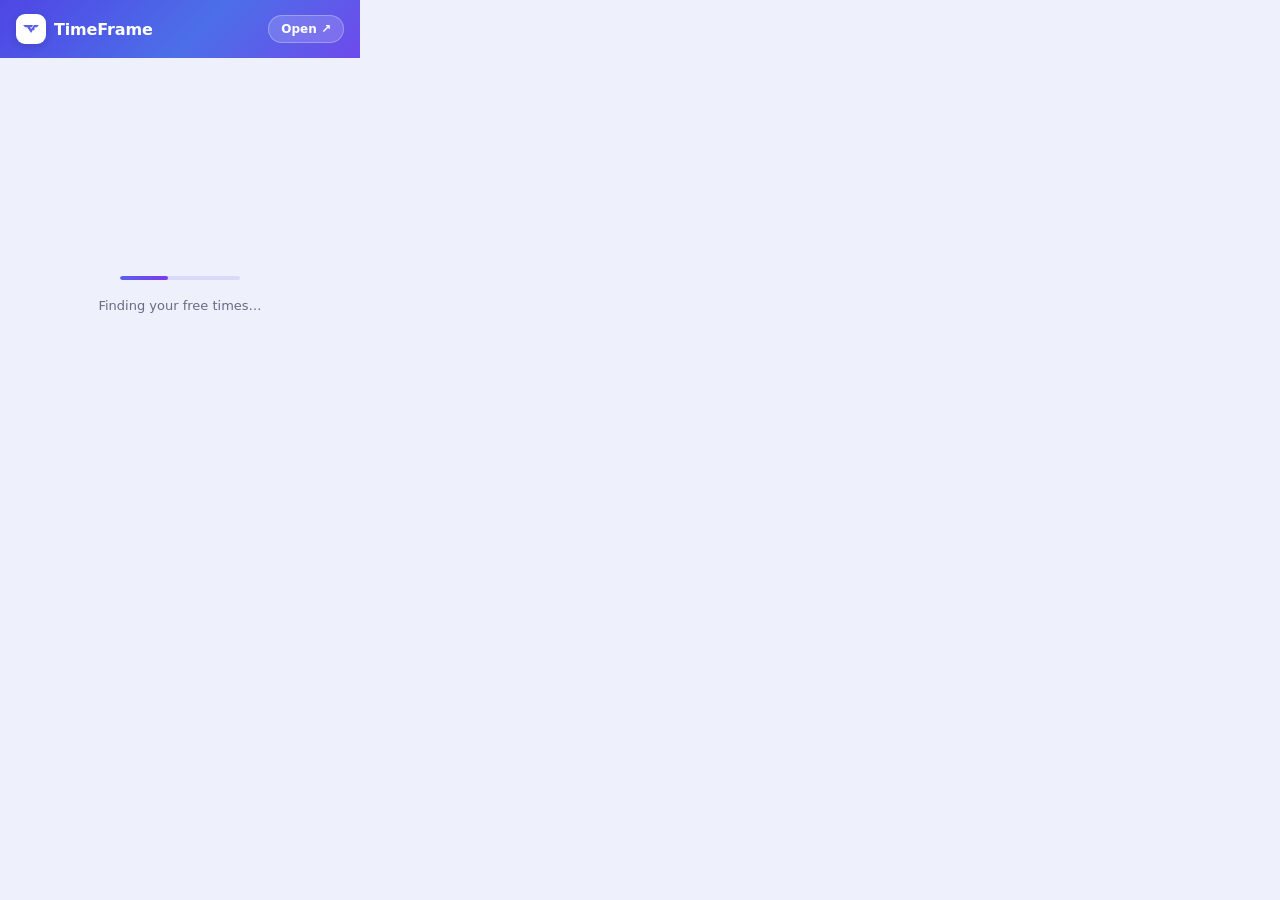
<file: extension/popup.html>
<!doctype html>
<html lang="en">
  <head>
    <meta charset="utf-8" />
    <title>TimeFrame</title>
    <link rel="stylesheet" href="popup.css" />
  </head>
  <body>
    <header class="top">
      <div class="logo"><span class="logo-tile"><img src="icons/logo.svg" alt="" /></span><span>TimeFrame</span></div>
      <button id="open" class="ghost" title="Open TimeFrame">Open ↗</button>
    </header>

    <div id="loading" class="loading" role="status" aria-label="Loading">
      <svg class="tf-mark" viewBox="0 0 64 64" aria-hidden="true"><polygon pathLength="1" points="1.28,16.73 39.82,16.73 35.45,24.73 28.00,24.73 32.55,32.36 38.18,24.73 43.27,16.73 62.72,16.73 54.90,24.73 46.72,24.73 44.18,31.09 48.54,31.09 42.54,36.54 38.36,36.91 32.36,47.27 17.28,24.73 9.28,24.73"/></svg>
      <div class="tf-bar"><span></span></div>
      <p>Finding your free times…</p>
    </div>

    <section id="signed-out" hidden>
      <div class="hero">
        <h1>Find a time that works for everyone.</h1>
        <p>Sign in with the same account as timeframecalender.com.</p>
      </div>
      <div class="card">
      <button id="google" class="provider">
        <svg viewBox="0 0 48 48" aria-hidden="true"><path fill="#EA4335" d="M24 9.5c3.54 0 6.71 1.22 9.21 3.6l6.85-6.85C35.9 2.38 30.47 0 24 0 14.62 0 6.51 5.38 2.56 13.22l7.98 6.19C12.43 13.72 17.74 9.5 24 9.5z"/><path fill="#4285F4" d="M46.98 24.55c0-1.57-.15-3.09-.38-4.55H24v9.02h12.94c-.58 2.96-2.26 5.48-4.78 7.18l7.73 6c4.51-4.18 7.09-10.36 7.09-17.65z"/><path fill="#FBBC05" d="M10.53 28.59c-.48-1.45-.76-2.99-.76-4.59s.27-3.14.76-4.59l-7.98-6.19C.92 16.46 0 20.12 0 24c0 3.88.92 7.54 2.56 10.78l7.97-6.19z"/><path fill="#34A853" d="M24 48c6.48 0 11.93-2.13 15.89-5.81l-7.73-6c-2.15 1.45-4.92 2.3-8.16 2.3-6.26 0-11.57-4.22-13.47-9.91l-7.98 6.19C6.51 42.62 14.62 48 24 48z"/></svg>
        <span>Continue with Google</span>
      </button>
      <div class="divider"><span>or</span></div>
      <form id="email-form">
        <input id="email" type="email" placeholder="Email" autocomplete="username" required />
        <input id="password" type="password" placeholder="Password" autocomplete="current-password" required />
        <label class="remember"><input id="remember" type="checkbox" checked /> Keep me signed in</label>
        <button id="email-submit" class="primary" type="submit">Sign in</button>
      </form>
      <p id="signin-error" class="error small"></p>
      <p class="muted small more">Apple Calendar, Notion or a new account? <button id="signin" class="link small">Use the website</button></p>
      </div>
    </section>

    <section id="need-pro" hidden>
      <span class="pro-pill">PRO</span>
      <h1>The extension is part of TimeFrame Pro</h1>
      <p class="muted small">Pro adds the toolbar calendar and creating groups. Start a free trial, or use a coupon, on the website.</p>
      <button id="go-pro" class="primary">See TimeFrame Pro</button>
      <footer class="foot">
        <span id="who-free" class="muted small"></span>
        <button id="signout-free" class="link small">Sign out</button>
      </footer>
    </section>

    <section id="signed-in" hidden>
      <div class="row">
        <select id="group" aria-label="Whose calendars"></select>
        <button id="copy-link" class="ghost small" hidden>Copy group link</button>
      </div>
      <div class="card cal-card">
      <div class="week-nav">
        <button id="prev-week" class="ghost icon" aria-label="Previous week">&#8249;</button>
        <span id="week-label">Next 7 days</span>
        <button id="next-week" class="ghost icon" aria-label="Next week">&#8250;</button>
      </div>
      <div id="cal" class="cal"></div>
      <div id="legend" class="legend"></div>
      </div>
      <div id="pick" class="pick" hidden>
        <div><div id="pick-badge" class="badge"></div><div id="pick-when" class="pick-when"></div></div>
        <button id="pick-copy" class="ghost">Copy</button>
      </div>
      <p id="status" class="muted small"></p>
      <footer class="foot">
        <span id="who" class="muted small"></span>
        <button id="signout" class="link small">Sign out</button>
      </footer>
    </section>

    <script src="popup.js"></script>
  </body>
</html>
</file>
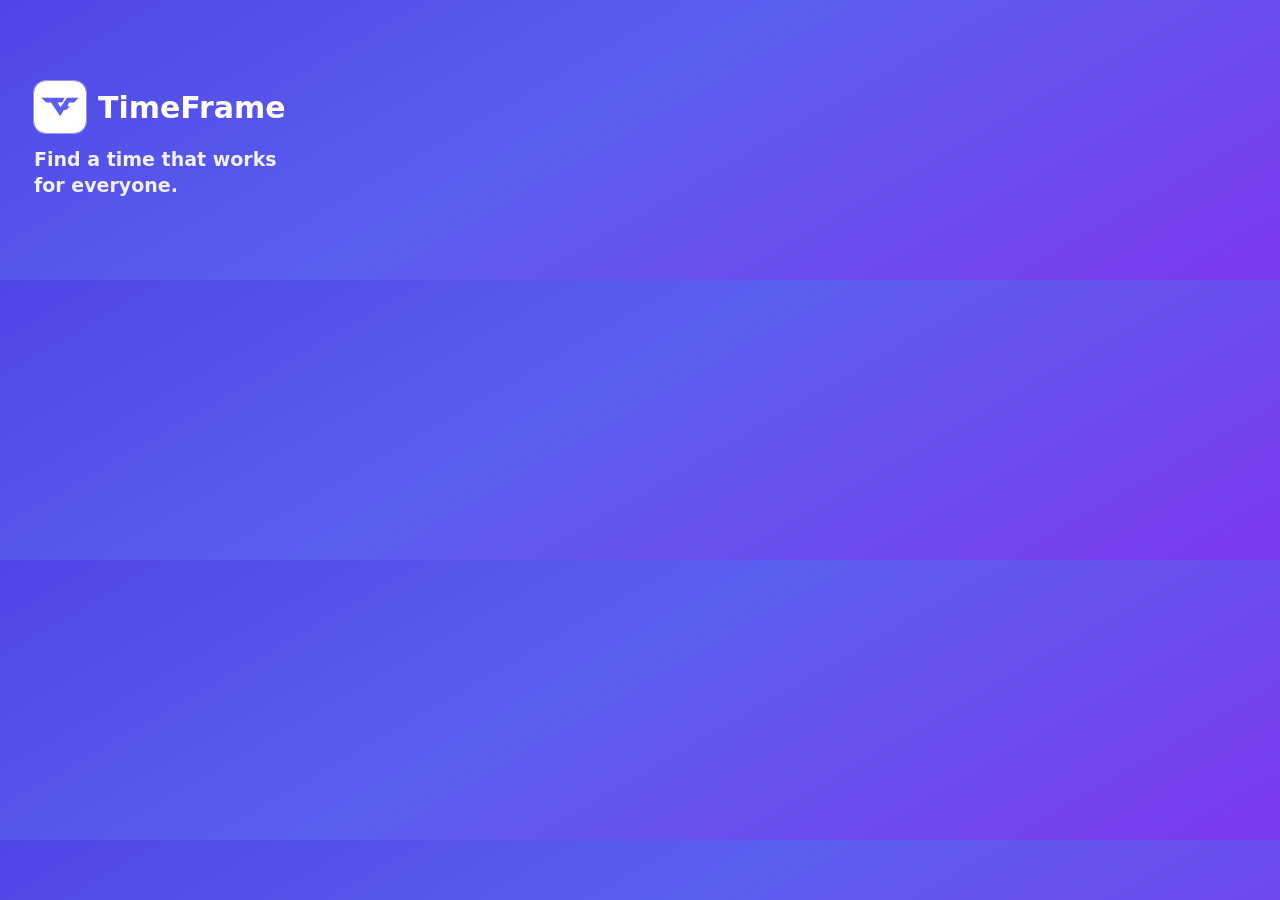
<file: store/tile.html>
<!doctype html><html><head><meta charset="utf-8"><style>
body{margin:0;width:440px;height:280px;overflow:hidden;font-family:Inter,system-ui,"Segoe UI",sans-serif;color:#fff;
 background:linear-gradient(150deg,#4f46e5 0%,#5b5ff0 45%,#7c3aed 100%);display:flex;flex-direction:column;justify-content:center;padding:0 34px;box-sizing:border-box}
.logo{display:flex;align-items:center;gap:12px;font-weight:800;font-size:30px;margin-bottom:14px}
.logo img{width:52px;height:52px;border-radius:12px;box-shadow:0 0 0 1px rgba(255,255,255,.4)}
p{margin:0;font-size:19px;line-height:1.35;opacity:.92;font-weight:600}
</style></head><body><div class="logo"><img src="logo.svg"><span>TimeFrame</span></div>
<p>Find a time that works<br>for everyone.</p></body></html>
</file>
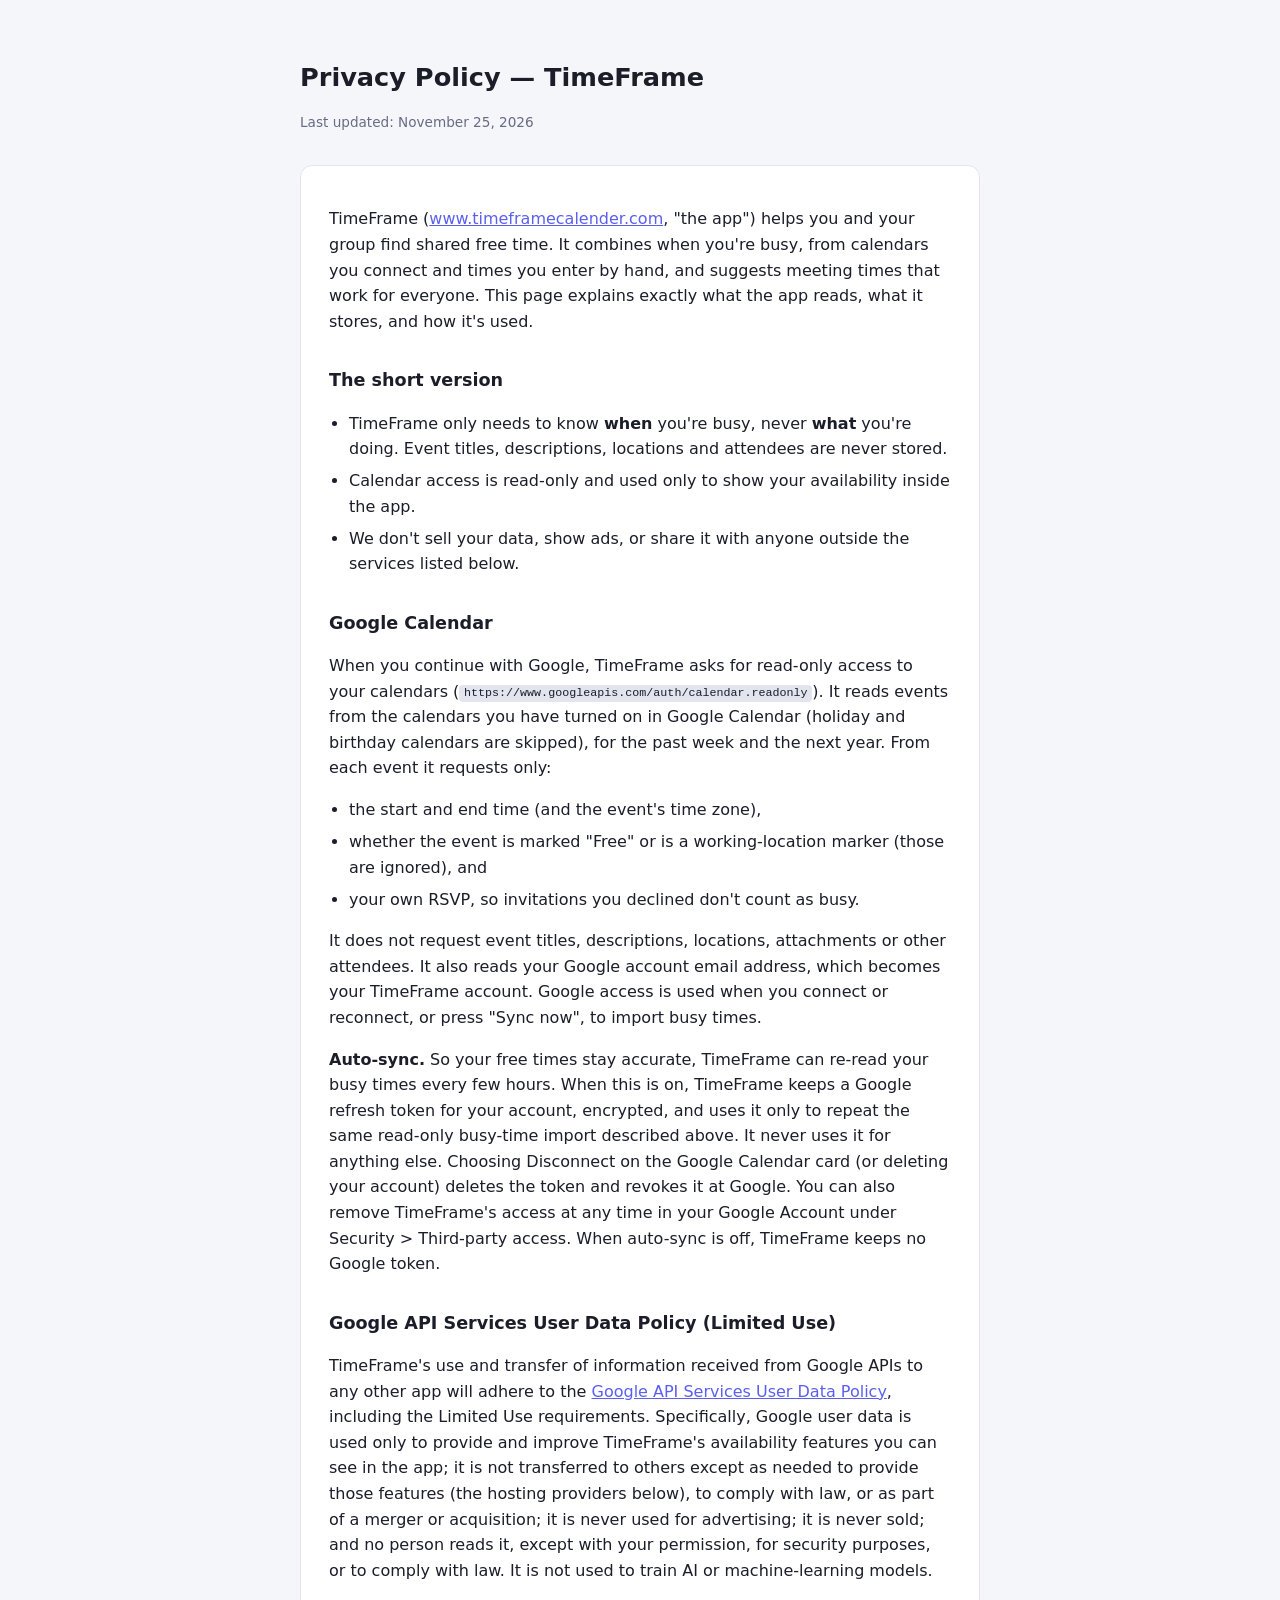
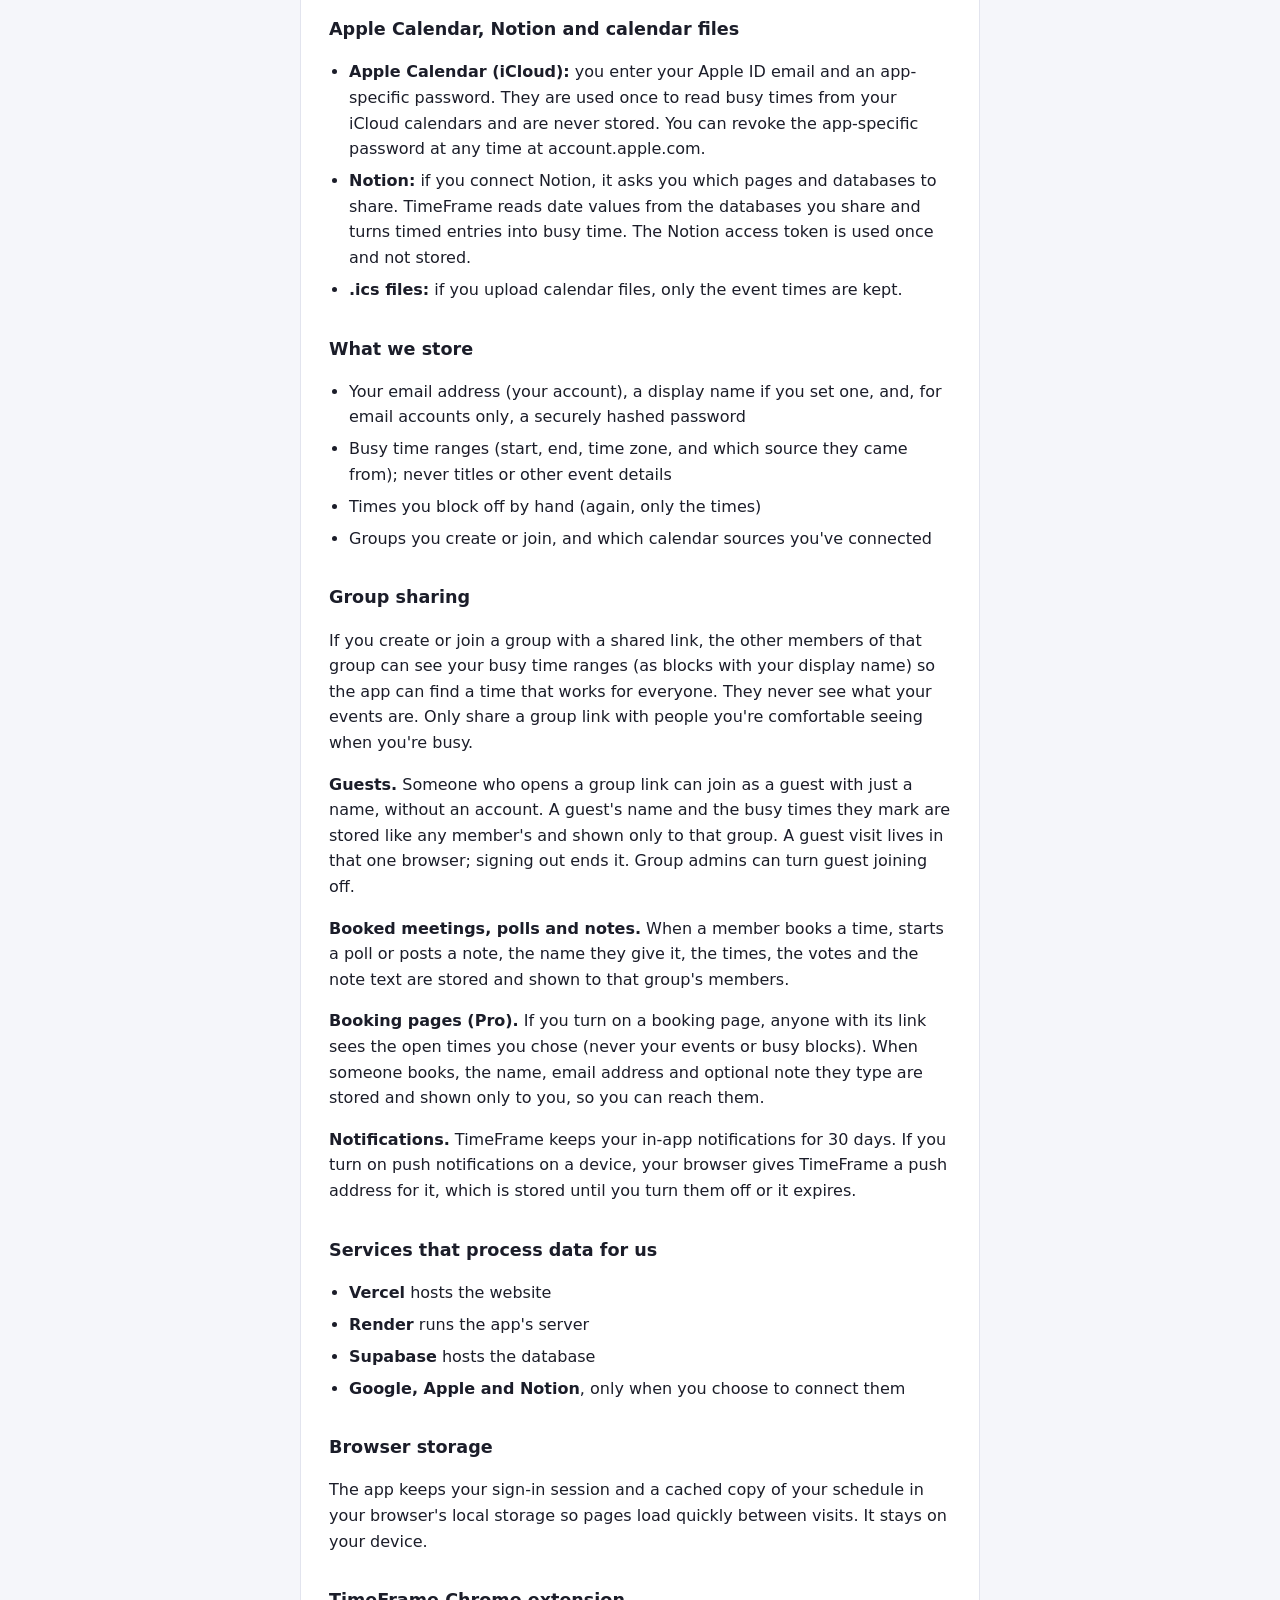
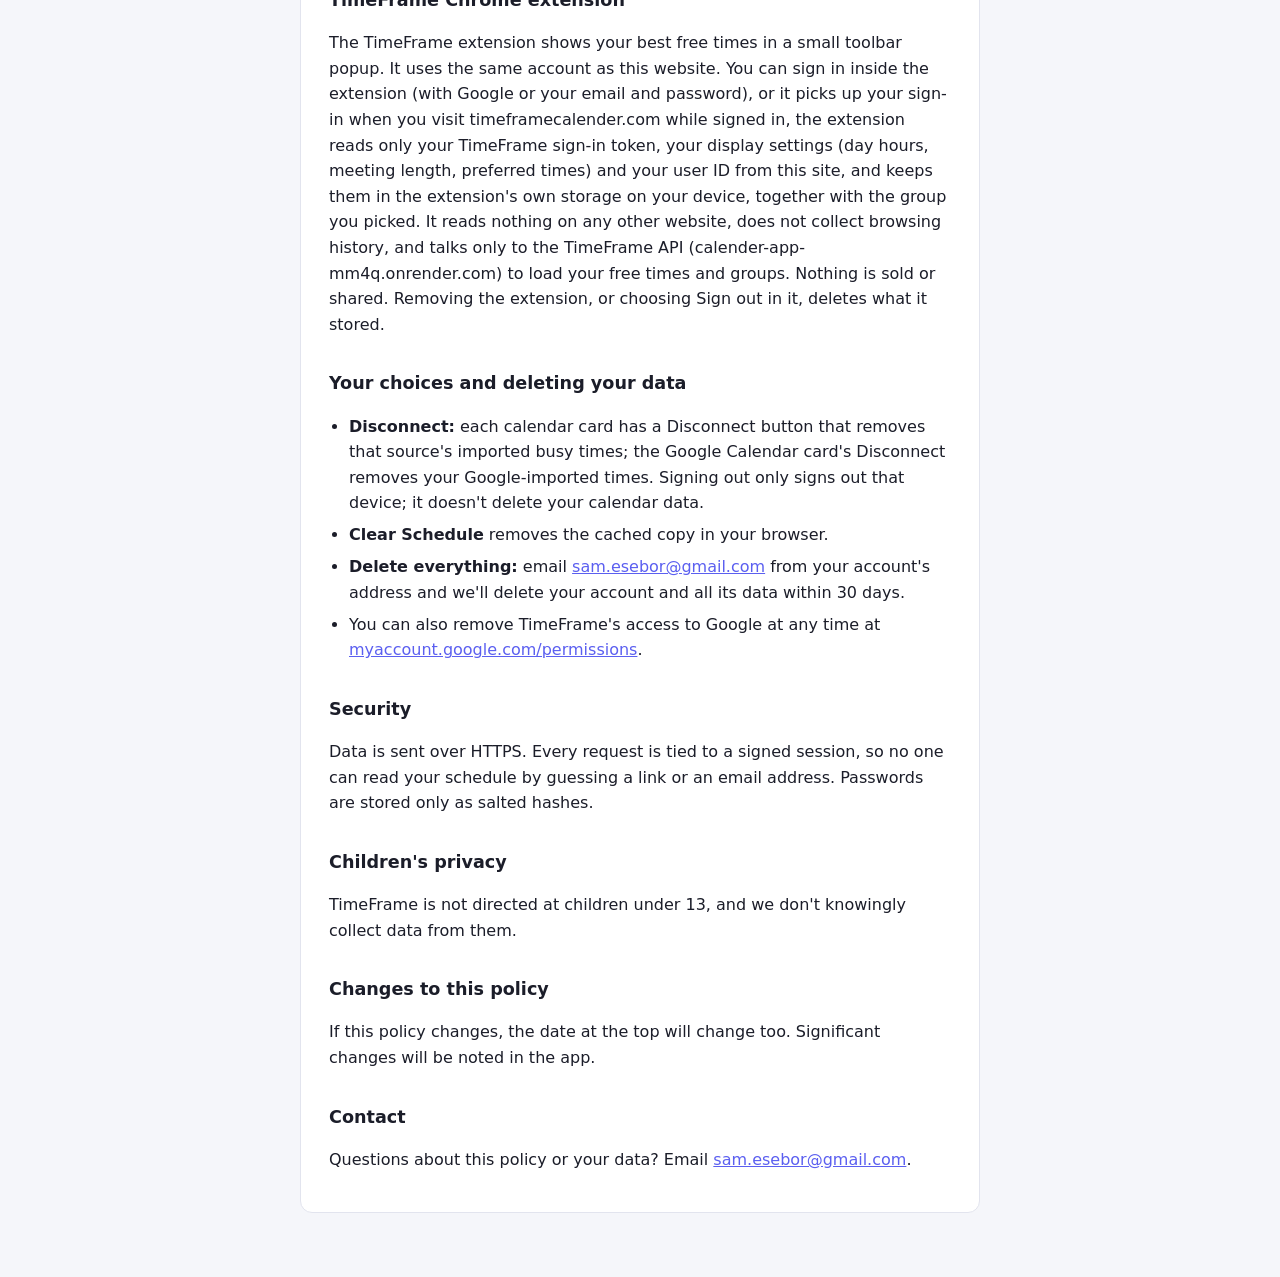
<file: frontend/public/privacy.html>
<!doctype html>
<html lang="en">
<head>
<meta charset="UTF-8" />
<meta name="viewport" content="width=device-width, initial-scale=1.0" />
<title>Privacy Policy — TimeFrame</title>
<link rel="icon" type="image/svg+xml" href="/vite.svg" />
<style>
  :root {
    --bg: #f5f6fa;
    --surface: #ffffff;
    --border: #e2e4ee;
    --text: #1b1d29;
    --text-muted: #676b83;
    --accent: #5b5ff0;
    color-scheme: light dark;
  }
  @media (prefers-color-scheme: dark) {
    :root {
      --bg: #14151f;
      --surface: #1c1e2b;
      --border: #2e3145;
      --text: #edeef7;
      --text-muted: #9698b3;
      --accent: #8285ff;
    }
  }
  * { box-sizing: border-box; }
  body {
    margin: 0;
    background: var(--bg);
    color: var(--text);
    font-family: system-ui, -apple-system, "Segoe UI", Avenir, Helvetica, Arial, sans-serif;
    line-height: 1.6;
  }
  .wrap {
    max-width: 720px;
    margin: 0 auto;
    padding: 2.5rem 1.25rem 4rem;
  }
  a { color: var(--accent); }
  h1 { font-size: 1.6rem; margin-bottom: 0.25rem; }
  h2 { font-size: 1.1rem; margin-top: 2rem; }
  .updated { color: var(--text-muted); font-size: 0.85rem; margin-bottom: 2rem; }
  .card {
    background: var(--surface);
    border: 1px solid var(--border);
    border-radius: 12px;
    padding: 1.5rem 1.75rem;
  }
  ul { padding-left: 1.25rem; }
  li { margin-bottom: 0.4rem; }
  code {
    background: var(--border);
    padding: 0.1em 0.4em;
    border-radius: 4px;
    font-size: 0.9em;
  }
</style>
</head>
<body>
<div class="wrap">
  <h1>Privacy Policy — TimeFrame</h1>
<p class="updated">Last updated: November 25, 2026</p>
<div class="card">
<p>
TimeFrame (<a href="https://www.timeframecalender.com">www.timeframecalender.com</a>, "the app") helps you and
your group find shared free time. It combines when you're busy, from calendars you connect and times you enter by
hand, and suggests meeting times that work for everyone. This page explains exactly what the app reads, what it
stores, and how it's used.
</p>

<h2>The short version</h2>
<ul>
<li>TimeFrame only needs to know <strong>when</strong> you're busy, never <strong>what</strong> you're doing. Event titles, descriptions, locations and attendees are never stored.</li>
<li>Calendar access is read-only and used only to show your availability inside the app.</li>
<li>We don't sell your data, show ads, or share it with anyone outside the services listed below.</li>
</ul>

<h2>Google Calendar</h2>
<p>
When you continue with Google, TimeFrame asks for read-only access to your calendars
(<code>https://www.googleapis.com/auth/calendar.readonly</code>). It reads events from the calendars you have
turned on in Google Calendar (holiday and birthday calendars are skipped), for the past week and the next year.
From each event it requests only:
</p>
<ul>
<li>the start and end time (and the event's time zone),</li>
<li>whether the event is marked "Free" or is a working-location marker (those are ignored), and</li>
<li>your own RSVP, so invitations you declined don't count as busy.</li>
</ul>
<p>
It does not request event titles, descriptions, locations, attachments or other attendees. It also reads your
Google account email address, which becomes your TimeFrame account. Google access is used when you connect or
reconnect, or press "Sync now", to import busy times.
</p>
<p>
<strong>Auto-sync.</strong> So your free times stay accurate, TimeFrame can re-read your busy times every few hours.
When this is on, TimeFrame keeps a Google refresh token for your account, encrypted, and uses it only to repeat the
same read-only busy-time import described above. It never uses it for anything else. Choosing Disconnect on the
Google Calendar card (or deleting your account) deletes the token and revokes it at Google. You can also remove
TimeFrame's access at any time in your Google Account under Security &gt; Third-party access. When auto-sync is off,
TimeFrame keeps no Google token.
</p>

<h2>Google API Services User Data Policy (Limited Use)</h2>
<p>
TimeFrame's use and transfer of information received from Google APIs to any other app will adhere to the
<a href="https://developers.google.com/terms/api-services-user-data-policy">Google API Services User Data Policy</a>,
including the Limited Use requirements. Specifically, Google user data is used only to provide and improve
TimeFrame's availability features you can see in the app; it is not transferred to others except as needed to
provide those features (the hosting providers below), to comply with law, or as part of a merger or acquisition;
it is never used for advertising; it is never sold; and no person reads it, except with your permission, for
security purposes, or to comply with law. It is not used to train AI or machine-learning models.
</p>

<h2>Apple Calendar, Notion and calendar files</h2>
<ul>
<li><strong>Apple Calendar (iCloud):</strong> you enter your Apple ID email and an app-specific password. They are used
once to read busy times from your iCloud calendars and are never stored. You can revoke the app-specific password at
any time at account.apple.com.</li>
<li><strong>Notion:</strong> if you connect Notion, it asks you which pages and databases to share. TimeFrame reads date
values from the databases you share and turns timed entries into busy time. The Notion access token is used once and not stored.</li>
<li><strong>.ics files:</strong> if you upload calendar files, only the event times are kept.</li>
</ul>

<h2>What we store</h2>
<ul>
<li>Your email address (your account), a display name if you set one, and, for email accounts only, a securely hashed password</li>
<li>Busy time ranges (start, end, time zone, and which source they came from); never titles or other event details</li>
<li>Times you block off by hand (again, only the times)</li>
<li>Groups you create or join, and which calendar sources you've connected</li>
</ul>

<h2>Group sharing</h2>
<p>
If you create or join a group with a shared link, the other members of that group can see your busy time ranges
(as blocks with your display name) so the app can find a time that works for everyone. They never see what your
events are. Only share a group link with people you're comfortable seeing when you're busy.
</p>
<p>
<strong>Guests.</strong> Someone who opens a group link can join as a guest with just a name, without an account.
A guest's name and the busy times they mark are stored like any member's and shown only to that group. A guest
visit lives in that one browser; signing out ends it. Group admins can turn guest joining off.
</p>
<p>
<strong>Booked meetings, polls and notes.</strong> When a member books a time, starts a poll or posts a note, the
name they give it, the times, the votes and the note text are stored and shown to that group's members.
</p>
<p>
<strong>Booking pages (Pro).</strong> If you turn on a booking page, anyone with its link sees the open times you
chose (never your events or busy blocks). When someone books, the name, email address and optional note they type
are stored and shown only to you, so you can reach them.
</p>
<p>
<strong>Notifications.</strong> TimeFrame keeps your in-app notifications for 30 days. If you turn on push
notifications on a device, your browser gives TimeFrame a push address for it, which is stored until you turn
them off or it expires.
</p>

<h2>Services that process data for us</h2>
<ul>
<li><strong>Vercel</strong> hosts the website</li>
<li><strong>Render</strong> runs the app's server</li>
<li><strong>Supabase</strong> hosts the database</li>
<li><strong>Google, Apple and Notion</strong>, only when you choose to connect them</li>
</ul>

<h2>Browser storage</h2>
<p>
The app keeps your sign-in session and a cached copy of your schedule in your browser's local storage so pages load
quickly between visits. It stays on your device.
</p>

<h2>TimeFrame Chrome extension</h2>
<p>
The TimeFrame extension shows your best free times in a small toolbar popup. It uses the same account as this website. You can sign in inside the extension (with Google or your
email and password), or it picks up your sign-in when you visit timeframecalender.com while signed in, the extension reads only your TimeFrame sign-in token, your
display settings (day hours, meeting length, preferred times) and your user ID from this site, and keeps them in the
extension's own storage on your device, together with the group you picked. It reads nothing on any other website,
does not collect browsing history, and talks only to the TimeFrame API (calender-app-mm4q.onrender.com) to load your
free times and groups. Nothing is sold or shared. Removing the extension, or choosing Sign out in it, deletes what it stored.
</p>

<h2>Your choices and deleting your data</h2>
<ul>
<li><strong>Disconnect:</strong> each calendar card has a Disconnect button that removes that source's imported busy times; the Google Calendar card's Disconnect removes your Google-imported times. Signing out only signs out that device; it doesn't delete your calendar data.</li>
<li><strong>Clear Schedule</strong> removes the cached copy in your browser.</li>
<li><strong>Delete everything:</strong> email <a href="mailto:sam.esebor@gmail.com">sam.esebor@gmail.com</a> from your account's address and we'll delete your account and all its data within 30 days.</li>
<li>You can also remove TimeFrame's access to Google at any time at <a href="https://myaccount.google.com/permissions">myaccount.google.com/permissions</a>.</li>
</ul>

<h2>Security</h2>
<p>
Data is sent over HTTPS. Every request is tied to a signed session, so no one can read your schedule by guessing a
link or an email address. Passwords are stored only as salted hashes.
</p>

<h2>Children's privacy</h2>
<p>TimeFrame is not directed at children under 13, and we don't knowingly collect data from them.</p>

<h2>Changes to this policy</h2>
<p>
If this policy changes, the date at the top will change too. Significant changes will be noted in the app.
</p>

<h2>Contact</h2>
<p>Questions about this policy or your data? Email <a href="mailto:sam.esebor@gmail.com">sam.esebor@gmail.com</a>.</p>
</div>
</div>
</body>
</html>
</file>
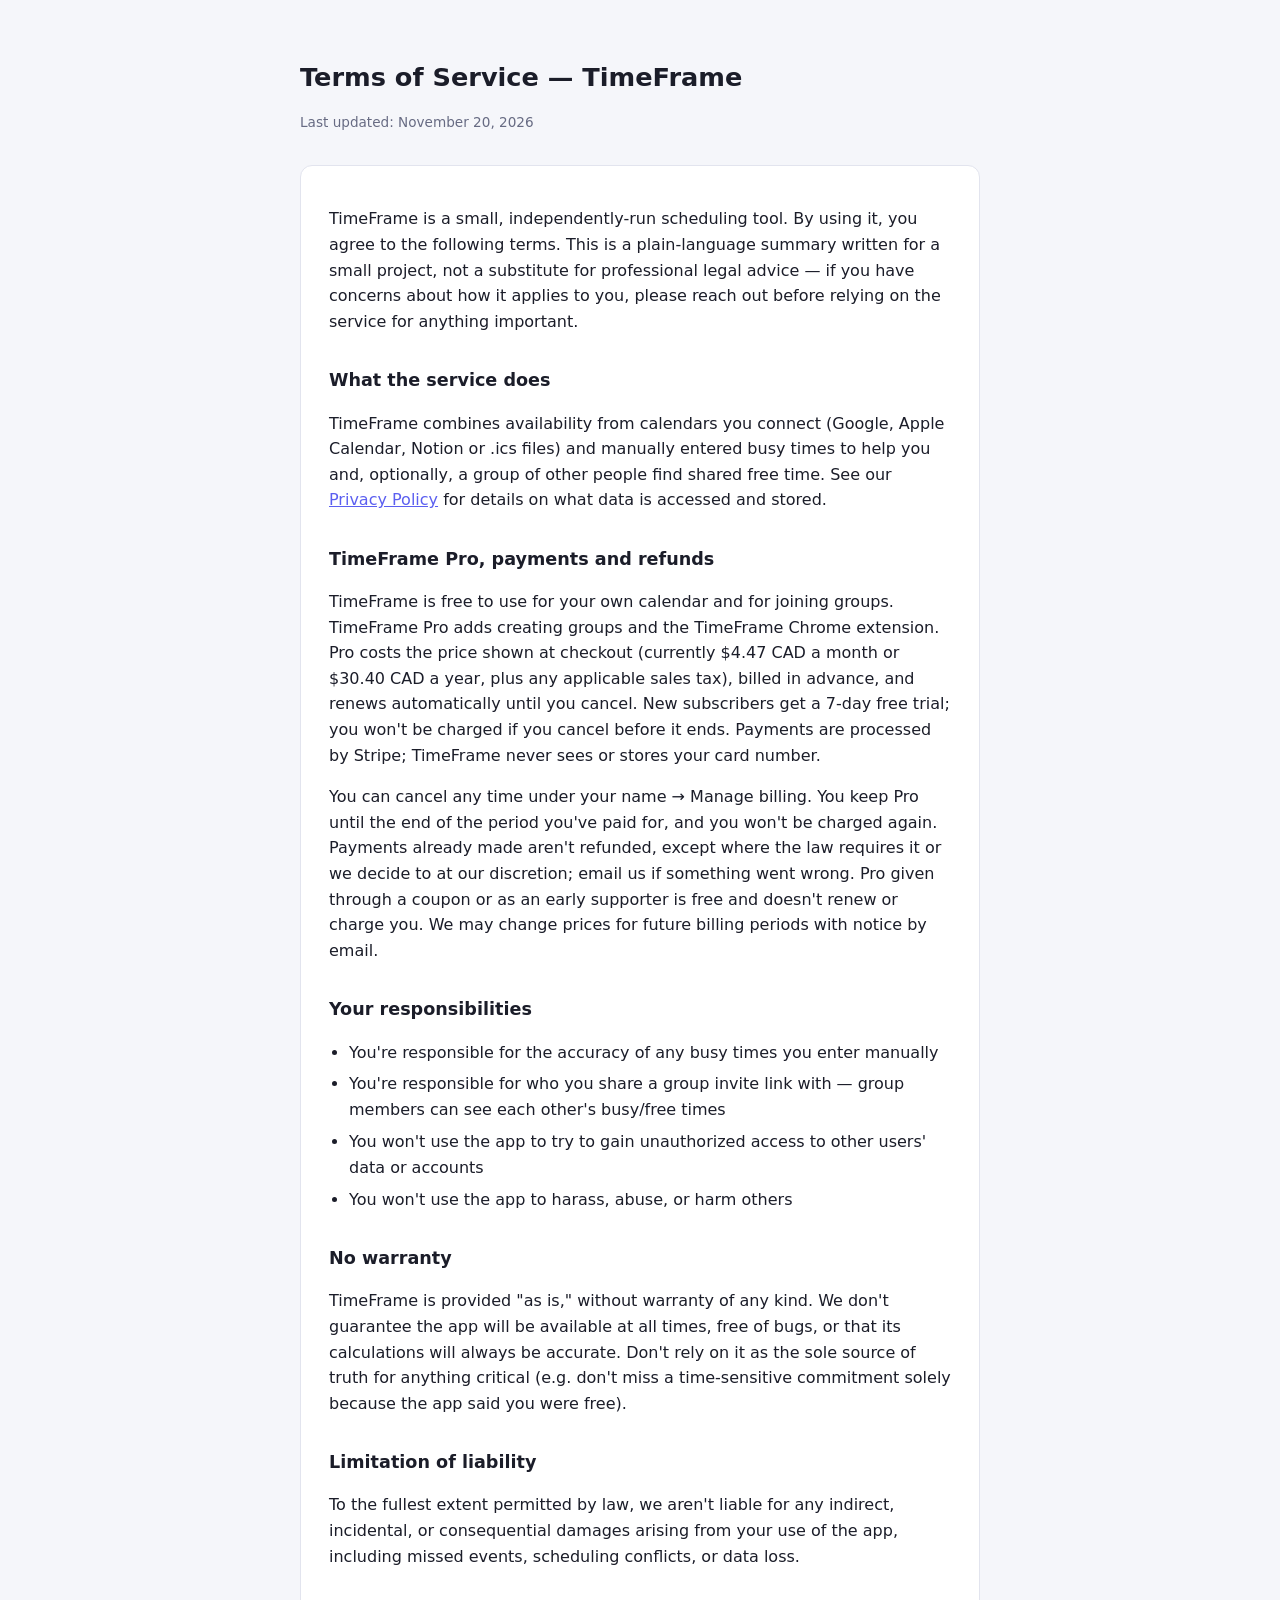
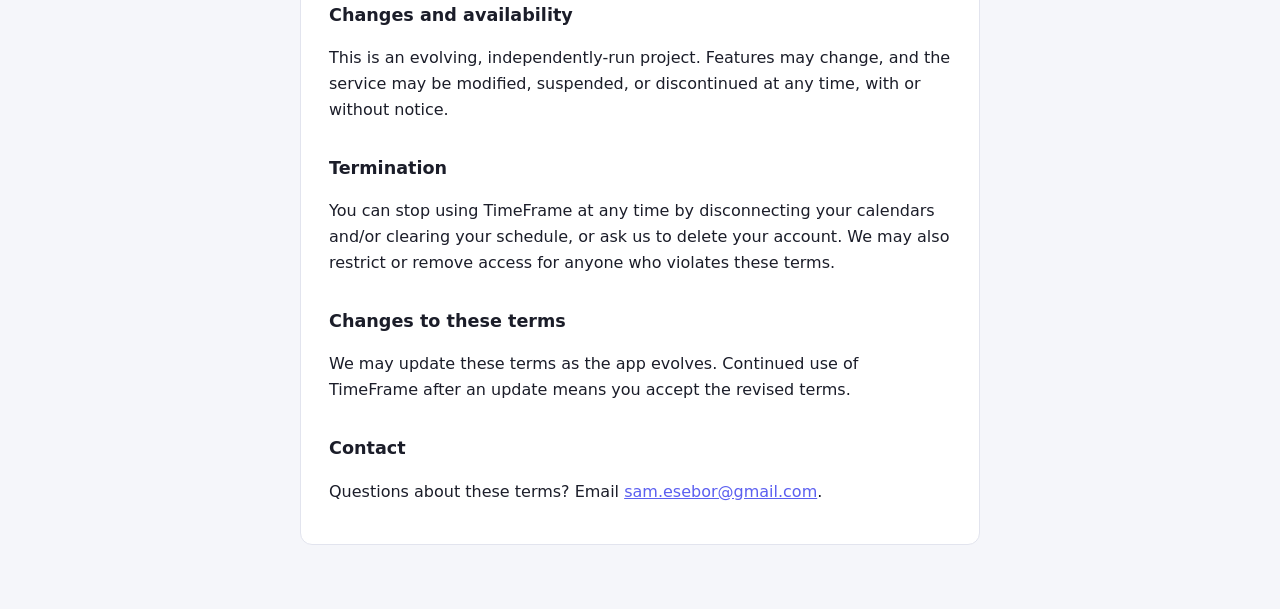
<file: frontend/public/terms.html>
<!doctype html>
<html lang="en">
<head>
<meta charset="UTF-8" />
<meta name="viewport" content="width=device-width, initial-scale=1.0" />
<title>Terms of Service — TimeFrame</title>
<link rel="icon" type="image/svg+xml" href="/vite.svg" />
<style>
  :root {
    --bg: #f5f6fa;
    --surface: #ffffff;
    --border: #e2e4ee;
    --text: #1b1d29;
    --text-muted: #676b83;
    --accent: #5b5ff0;
    color-scheme: light dark;
  }
  @media (prefers-color-scheme: dark) {
    :root {
      --bg: #14151f;
      --surface: #1c1e2b;
      --border: #2e3145;
      --text: #edeef7;
      --text-muted: #9698b3;
      --accent: #8285ff;
    }
  }
  * { box-sizing: border-box; }
  body {
    margin: 0;
    background: var(--bg);
    color: var(--text);
    font-family: system-ui, -apple-system, "Segoe UI", Avenir, Helvetica, Arial, sans-serif;
    line-height: 1.6;
  }
  .wrap {
    max-width: 720px;
    margin: 0 auto;
    padding: 2.5rem 1.25rem 4rem;
  }
  a { color: var(--accent); }
  h1 { font-size: 1.6rem; margin-bottom: 0.25rem; }
  h2 { font-size: 1.1rem; margin-top: 2rem; }
  .updated { color: var(--text-muted); font-size: 0.85rem; margin-bottom: 2rem; }
  .card {
    background: var(--surface);
    border: 1px solid var(--border);
    border-radius: 12px;
    padding: 1.5rem 1.75rem;
  }
  ul { padding-left: 1.25rem; }
  li { margin-bottom: 0.4rem; }
</style>
</head>
<body>
<div class="wrap">
  <h1>Terms of Service — TimeFrame</h1>
  <p class="updated">Last updated: November 20, 2026</p>

  <div class="card">
    <p>
      TimeFrame is a small, independently-run scheduling tool. By using it,
      you agree to the following terms. This is a plain-language summary
      written for a small project, not a substitute for professional
      legal advice — if you have concerns about how it applies to you,
      please reach out before relying on the service for anything
      important.
    </p>

    <h2>What the service does</h2>
    <p>
      TimeFrame combines availability from calendars you connect (Google,
      Apple Calendar, Notion or .ics files) and manually entered busy times to help you and, optionally, a group of other
      people find shared free time. See our
      <a href="/privacy.html">Privacy Policy</a> for details on what data
      is accessed and stored.
    </p>

    <h2>TimeFrame Pro, payments and refunds</h2>
    <p>
      TimeFrame is free to use for your own calendar and for joining groups. TimeFrame Pro adds creating groups and the
      TimeFrame Chrome extension. Pro costs the price shown at checkout (currently $4.47 CAD a month or $30.40 CAD a year, plus any applicable sales tax),
      billed in advance, and renews automatically until you cancel. New subscribers get a 7-day free trial; you won't be
      charged if you cancel before it ends. Payments are processed by Stripe; TimeFrame never sees or stores your card number.
    </p>
    <p>
      You can cancel any time under your name &rarr; Manage billing. You keep Pro until the end of the period you've paid for,
      and you won't be charged again. Payments already made aren't refunded, except where the law requires it or we decide to
      at our discretion; email us if something went wrong. Pro given through a coupon or as an early supporter is free and
      doesn't renew or charge you. We may change prices for future billing periods with notice by email.
    </p>

    <h2>Your responsibilities</h2>
    <ul>
      <li>You're responsible for the accuracy of any busy times you enter manually</li>
      <li>You're responsible for who you share a group invite link with — group members can see each other's busy/free times</li>
      <li>You won't use the app to try to gain unauthorized access to other users' data or accounts</li>
      <li>You won't use the app to harass, abuse, or harm others</li>
    </ul>

    <h2>No warranty</h2>
    <p>
      TimeFrame is provided "as is," without warranty of any kind. We don't
      guarantee the app will be available at all times, free of bugs, or
      that its calculations will always be accurate. Don't rely on it as
      the sole source of truth for anything critical (e.g. don't miss a
      time-sensitive commitment solely because the app said you were
      free).
    </p>

    <h2>Limitation of liability</h2>
    <p>
      To the fullest extent permitted by law, we aren't liable for any
      indirect, incidental, or consequential damages arising from your
      use of the app, including missed events, scheduling conflicts, or
      data loss.
    </p>

    <h2>Changes and availability</h2>
    <p>
      This is an evolving, independently-run project. Features may
      change, and the service may be modified, suspended, or
      discontinued at any time, with or without notice.
    </p>

    <h2>Termination</h2>
    <p>
      You can stop using TimeFrame at any time by disconnecting your
      calendars and/or clearing your schedule, or ask us to delete your account. We may also restrict or
      remove access for anyone who violates these terms.
    </p>

    <h2>Changes to these terms</h2>
    <p>
      We may update these terms as the app evolves. Continued use of
      TimeFrame after an update means you accept the revised terms.
    </p>

    <h2>Contact</h2>
    <p>Questions about these terms? Email <a href="mailto:sam.esebor@gmail.com">sam.esebor@gmail.com</a>.</p>
  </div>
</div>
</body>
</html>
</file>
<file: extension/popup.css>
:root {
  --bg: #ffffff; --muted-bg: #f4f5fa; --border: #e2e4ee; --text: #1b1d29; --muted: #676b83;
  --accent: #5b5ff0; --accent-soft: #eeeeff; --good: #1a9b6a; --good-soft: #e7f7f0;
  font-family: "Inter", system-ui, -apple-system, "Segoe UI", sans-serif;
}
@media (prefers-color-scheme: dark) {
  :root { --bg: #1c1e2b; --muted-bg: #23253a; --border: #2e3145; --text: #edeef7; --muted: #9698b3; --accent: #8285ff; --accent-soft: #2a2b52; --good: #3ccf91; --good-soft: #17352b; }
}
* { box-sizing: border-box; }
body { margin: 0; width: 360px; background: var(--bg); color: var(--text); font-size: 14px; }
.top { display: flex; align-items: center; justify-content: space-between; padding: 12px 14px; border-bottom: 1px solid var(--border); }
.logo { display: flex; align-items: center; gap: 8px; font-weight: 700; font-size: 15px; }
.logo img { width: 24px; height: 24px; border-radius: 6px; }
section { padding: 14px; }
h1 { font-size: 18px; margin: 4px 0 6px; letter-spacing: -0.01em; }
h2 { font-size: 11px; text-transform: uppercase; letter-spacing: 0.08em; color: var(--muted); margin: 14px 0 8px; }
.muted { color: var(--muted); }
.small { font-size: 12px; }
button { font: inherit; cursor: pointer; border-radius: 8px; }
.primary { width: 100%; padding: 10px; border: none; background: var(--accent); color: #fff; font-weight: 600; margin-top: 8px; }
.ghost { padding: 6px 10px; border: 1px solid var(--border); background: var(--bg); color: var(--text); font-weight: 600; font-size: 12px; }
.ghost:hover { background: var(--muted-bg); }
.ghost.small { padding: 6px 8px; white-space: nowrap; }
.link { border: none; background: none; color: var(--muted); padding: 0; }
.link:hover { color: var(--text); text-decoration: underline; }
.row { display: flex; gap: 8px; }
select { flex: 1; min-width: 0; padding: 7px 8px; border: 1px solid var(--border); border-radius: 8px; background: var(--bg); color: var(--text); font: inherit; }
.slots { list-style: none; margin: 0; padding: 0; display: flex; flex-direction: column; gap: 6px; }
.slot { display: flex; align-items: center; gap: 10px; padding: 9px 10px; border: 1px solid var(--border); border-radius: 10px; }
.slot.best { border-color: var(--good); background: var(--good-soft); }
.slot .when { flex: 1; min-width: 0; }
.slot .day { font-weight: 600; }
.slot .time { color: var(--muted); font-size: 12px; }
.slot.best .time { color: var(--good); }
.slot .copy { padding: 4px 8px; font-size: 11px; }
.badge { font-size: 10px; font-weight: 700; color: var(--good); text-transform: uppercase; letter-spacing: 0.05em; }
.empty { padding: 16px; text-align: center; color: var(--muted); border: 1px dashed var(--border); border-radius: 10px; }
.foot { display: flex; justify-content: space-between; align-items: center; margin-top: 14px; padding-top: 10px; border-top: 1px solid var(--border); }
#status:empty { display: none; }

/* Mini week calendar (2026-11-20) */
.week-nav { display: flex; align-items: center; justify-content: space-between; margin: 12px 0 6px; }
.week-nav span { font-size: 12px; font-weight: 700; color: var(--muted); text-transform: uppercase; letter-spacing: 0.06em; }
.ghost.icon { width: 28px; height: 28px; padding: 0; font-size: 16px; line-height: 1; }
.ghost.icon:disabled { opacity: 0.35; cursor: default; }
.cal { display: grid; grid-template-columns: 22px repeat(7, 1fr); gap: 3px; }
.cal-head { height: 30px; display: flex; flex-direction: column; align-items: center; justify-content: center; line-height: 1.1; }
.cal-head span { font-size: 10px; color: var(--muted); font-weight: 600; }
.cal-head b { font-size: 12px; }
.cal-day.today .cal-head b { color: #fff; background: var(--accent); border-radius: 999px; padding: 0 5px; }
.cal-hours-body { position: relative; height: 250px; }
.cal-hours-body span { position: absolute; right: 2px; transform: translateY(-50%); font-size: 9px; color: var(--muted); }
.cal-track { position: relative; height: 250px; background: var(--muted-bg); border-radius: 6px; overflow: hidden;
  background-image: linear-gradient(var(--border) 1px, transparent 1px); background-size: 100% 12.5%; }
.cal-busy { position: absolute; left: 2px; right: 2px; border-radius: 3px; background: color-mix(in srgb, var(--c) 28%, transparent);
  border-left: 2px solid var(--c); }
.cal-free { position: absolute; left: 1px; right: 1px; border-radius: 4px; border: 1.5px solid var(--good); background: var(--good-soft);
  padding: 0; font-size: 10px; line-height: 1; cursor: pointer; z-index: 1; display: grid; place-items: center; }
.cal-free:hover, .cal-free.selected { background: var(--good); color: #fff; box-shadow: 0 2px 8px -2px rgba(26,155,106,.7); }
.cal-free.best { border-width: 2px; }
.legend { display: flex; flex-wrap: wrap; gap: 4px 10px; margin-top: 8px; font-size: 11px; color: var(--muted); }
.legend span { display: inline-flex; align-items: center; gap: 4px; }
.legend i { width: 8px; height: 8px; border-radius: 2px; display: inline-block; }
.legend i.free { background: var(--good-soft); border: 1.5px solid var(--good); }
.pick { display: flex; align-items: center; justify-content: space-between; gap: 10px; margin-top: 10px; padding: 9px 10px;
  border: 1px solid var(--border); border-radius: 10px; }
.pick.best { border-color: var(--good); background: var(--good-soft); }
.pick-when { font-weight: 600; font-size: 13px; }

.logo img { box-shadow: 0 0 0 1px var(--border); }

/* Sign in inside the popup (2026-11-20) */
#signed-out h1 { margin-top: 2px; }
.provider { width: 100%; display: flex; align-items: center; justify-content: center; gap: 10px; padding: 10px; margin-top: 12px;
  border: 1px solid var(--border); background: var(--bg); color: var(--text); font-weight: 600; border-radius: 9px; }
.provider:hover { background: var(--muted-bg); }
.provider svg { width: 18px; height: 18px; }
.provider:disabled { opacity: .6; cursor: default; }
.divider { display: flex; align-items: center; gap: 10px; margin: 12px 0; color: var(--muted); font-size: 12px; }
.divider::before, .divider::after { content: ""; flex: 1; height: 1px; background: var(--border); }
#email-form { display: flex; flex-direction: column; gap: 8px; }
#email-form input[type=email], #email-form input[type=password] { padding: 9px 10px; border: 1px solid var(--border); border-radius: 8px;
  background: var(--bg); color: var(--text); font: inherit; }
#email-form input:focus { outline: 2px solid var(--accent); outline-offset: -1px; }
.remember { display: flex; align-items: center; gap: 6px; font-size: 12px; color: var(--muted); }
.remember input { accent-color: var(--accent); margin: 0; }
#email-form .primary { margin-top: 2px; }
.error { color: #d1373d; margin: 8px 0 0; }
.error:empty { display: none; }
.more { margin: 12px 0 0; }

/* Free accounts (2026-11-20) */
#need-pro { text-align: center; padding-top: 22px; }
#need-pro h1 { font-size: 17px; margin: 10px 0 6px; }
#need-pro .foot { text-align: left; }
.pro-pill { display: inline-block; font-size: 10px; font-weight: 800; letter-spacing: .08em; color: #fff; padding: 3px 8px; border-radius: 999px;
  background: linear-gradient(135deg, #5b5ff0, #7c3aed); }


/* ---------- 2026-11-26 redesign: matches the website (gradient header, periwinkle canvas, white cards) ---------- */
:root { --canvas: #eef0fb; --card: #ffffff; --shadow: 0 1px 2px rgba(30,27,75,.05), 0 10px 26px -12px rgba(30,27,75,.18);
  --grad: linear-gradient(135deg, #4f46e5 0%, #4c6fe8 55%, #7c3aed 120%); }
@media (prefers-color-scheme: dark) { :root { --canvas: #14151f; --card: #1c1e2b; --shadow: none; } }
body { background: var(--canvas); font-family: "Inter", system-ui, -apple-system, "Segoe UI", sans-serif; }
.top { background: var(--grad); color: #fff; border-bottom: 0; padding: 14px 16px; }
.logo { font-size: 16px; letter-spacing: -0.01em; }
.logo-tile { display: grid; place-items: center; width: 30px; height: 30px; border-radius: 9px; background: #fff; box-shadow: 0 2px 8px rgba(0,0,0,.15); }
.logo-tile img, .logo img { width: 22px; height: 22px; box-shadow: none; border-radius: 0; }
.top .ghost { background: rgba(255,255,255,.16); color: #fff; border-color: rgba(255,255,255,.28); border-radius: 999px; padding: 6px 12px; }
.top .ghost:hover { background: rgba(255,255,255,.26); }
section { padding: 14px 14px 12px; }
.card { background: var(--card); border-radius: 16px; box-shadow: var(--shadow); padding: 12px; }
@media (prefers-color-scheme: dark) { .card { border: 1px solid var(--border); } }

/* group picker + link: pills */
.row select { border-radius: 999px; padding: 8px 12px; background: var(--card); border-color: transparent; box-shadow: var(--shadow); font-weight: 600; }
@media (prefers-color-scheme: dark) { .row select { border-color: var(--border); } }
.row .ghost.small { border-radius: 999px; padding: 8px 12px; background: var(--accent-soft); color: var(--accent); border-color: transparent; }
.row .ghost.small:hover { filter: brightness(0.97); }

/* calendar card */
.cal-card { margin-top: 12px; padding: 10px 10px 12px; }
.cal-card .week-nav { margin: 0 0 8px; }
.week-nav span { color: var(--text); letter-spacing: .04em; }
.ghost.icon { border-radius: 999px; border-color: transparent; background: var(--muted-bg); }
.cal-track { background-color: var(--muted-bg); border-radius: 8px; }
.cal-busy { border-radius: 4px; }
.cal-free { border-radius: 6px; }
.cal-day.today .cal-head b { background: var(--grad); }
.legend { margin-top: 10px; gap: 6px; }
.legend span { background: var(--muted-bg); padding: 3px 8px; border-radius: 999px; }

/* best time */
.pick { margin-top: 12px; padding: 12px 14px; border: 0; border-radius: 16px; background: var(--card); box-shadow: var(--shadow); }
.pick.best { background: linear-gradient(135deg, var(--good-soft), var(--card)); border: 1px solid color-mix(in srgb, var(--good) 35%, transparent); }
.pick-when { font-size: 14px; margin-top: 2px; }
.pick .ghost { border-radius: 999px; padding: 7px 14px; background: var(--good); color: #fff; border-color: transparent; }
@media (prefers-color-scheme: dark) { .pick .ghost { color: #0b1a12; } }

#status { text-align: center; margin: 10px 0 0; }
.foot { margin-top: 12px; padding-top: 10px; border-top: 0; }

/* signed out */
#signed-out { padding: 0 0 14px; }
.hero { background: var(--grad); color: #fff; padding: 6px 18px 46px; }
.hero h1 { font-size: 22px; line-height: 1.15; letter-spacing: -0.02em; margin: 4px 0 6px; }
.hero p { margin: 0; font-size: 12.5px; opacity: .85; }
#signed-out .card { margin: -32px 14px 0; position: relative; padding: 14px; }
#signed-out .provider { margin-top: 0; border-radius: 12px; padding: 11px; }
#email-form input[type=email], #email-form input[type=password] { border-radius: 10px; padding: 10px 12px; background: var(--muted-bg); border-color: transparent; }
.primary { border-radius: 12px; padding: 11px; background: var(--grad); box-shadow: 0 6px 16px -6px rgba(79,70,229,.6); }
.primary:hover { filter: brightness(1.05); }
.row .ghost.small { background: var(--card); box-shadow: var(--shadow); }
@media (prefers-color-scheme: dark) { .row .ghost.small { background: var(--accent-soft); } }


/* Loading screen (2026-11-26): the website's animated logo, shown only until the first calendar arrives */
.loading { position: absolute; left: 0; right: 0; top: 58px; bottom: 0; z-index: 5; display: flex; flex-direction: column;
  align-items: center; justify-content: center; gap: 18px; background: var(--canvas); min-height: 380px; }
.loading[hidden] { display: none; }
.loading p { margin: 0; font-size: 13px; color: var(--muted); font-weight: 500; }
.tf-mark { width: 96px; height: 96px; overflow: visible; margin-bottom: -24px; }
.tf-mark polygon { stroke: #5b5ff0; stroke-width: 1.1; stroke-linejoin: round; fill: #5b5ff0; fill-opacity: 0;
  stroke-dasharray: 1; stroke-dashoffset: 1; animation: tf-draw 2.4s cubic-bezier(.65,0,.35,1) infinite; }
@keyframes tf-draw { 0% { stroke-dashoffset: 1; fill-opacity: 0; } 45% { stroke-dashoffset: 0; fill-opacity: 0; }
  62% { stroke-dashoffset: 0; fill-opacity: 1; } 85% { stroke-dashoffset: 0; fill-opacity: 1; opacity: 1; } 100% { stroke-dashoffset: 0; fill-opacity: 1; opacity: 0; } }
.tf-bar { width: 120px; height: 4px; border-radius: 999px; background: rgba(91,95,240,.15); overflow: hidden; }
.tf-bar span { display: block; height: 100%; width: 40%; border-radius: 999px; background: linear-gradient(90deg, #5b5ff0, #7c3aed);
  animation: tf-slide 1.25s ease-in-out infinite; }
@keyframes tf-slide { 0% { transform: translateX(-110%); } 100% { transform: translateX(260%); } }
body { position: relative; min-height: 440px; }
</file>
